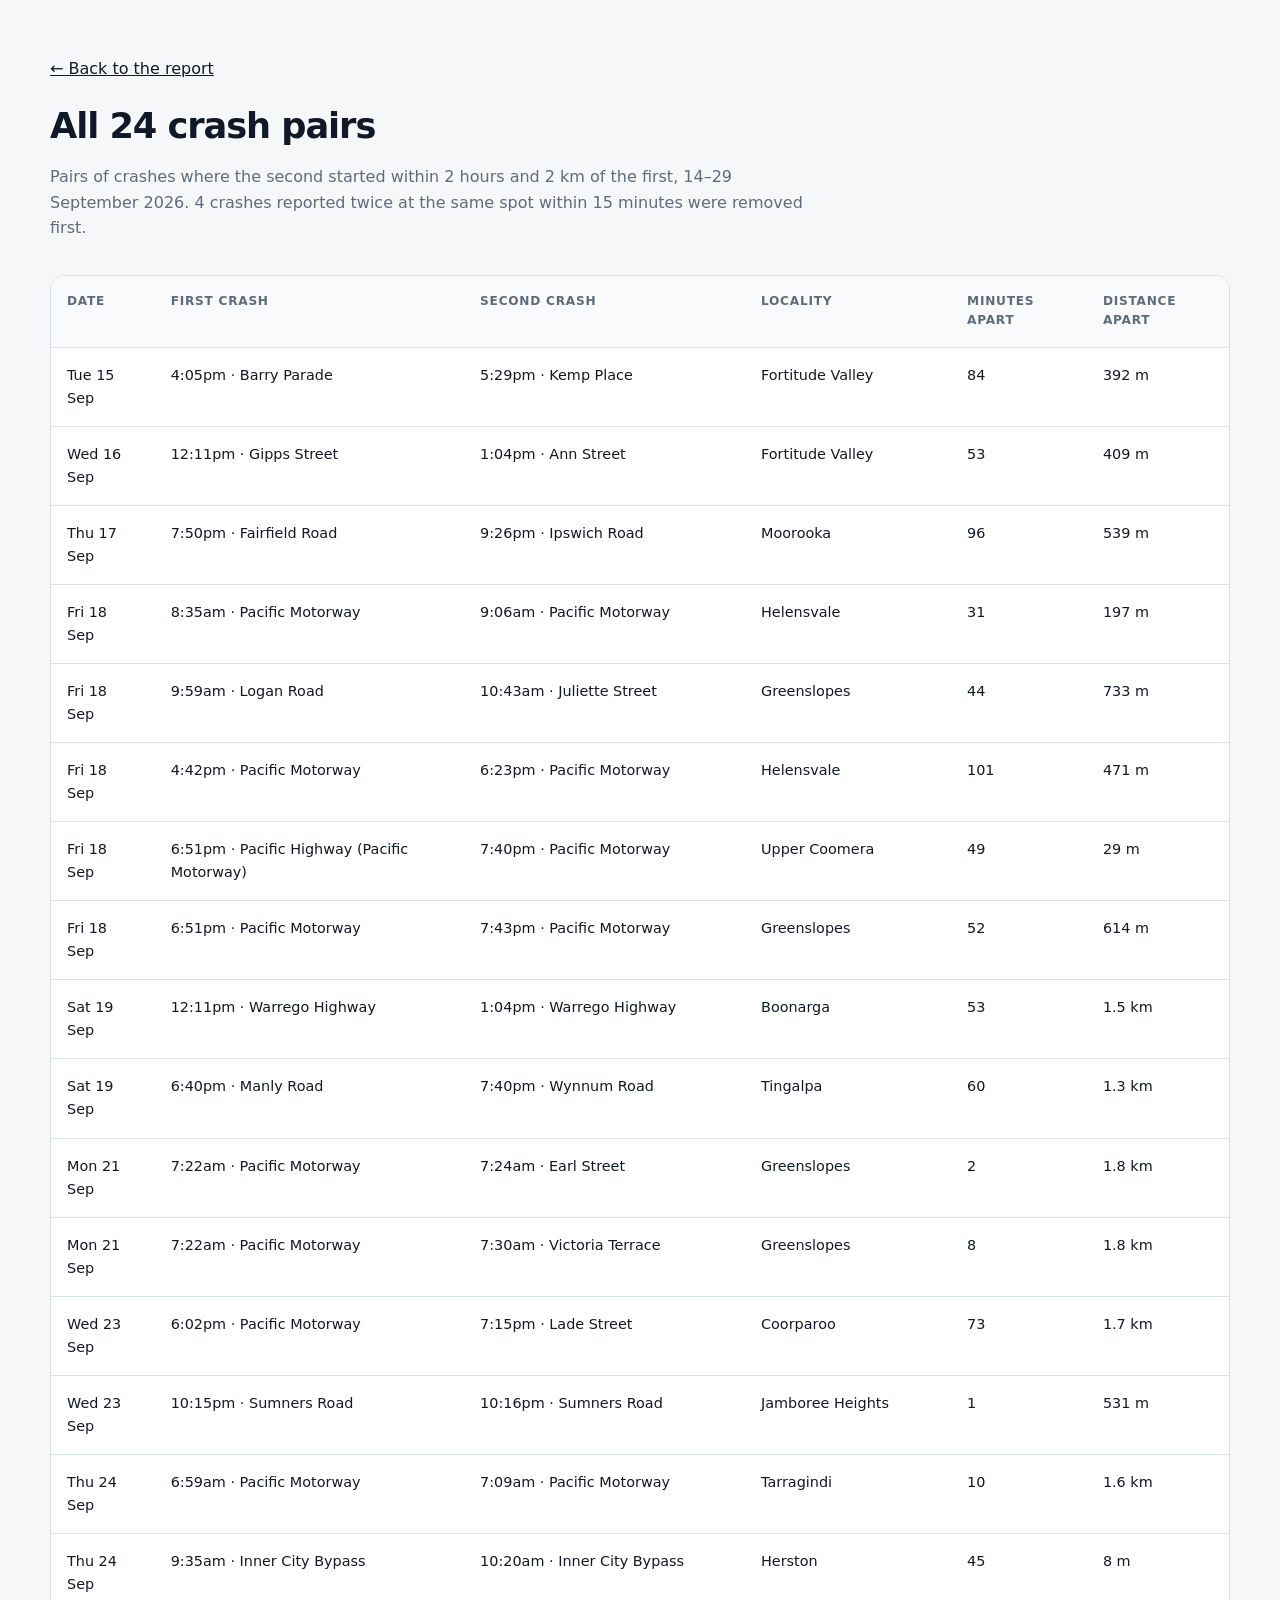
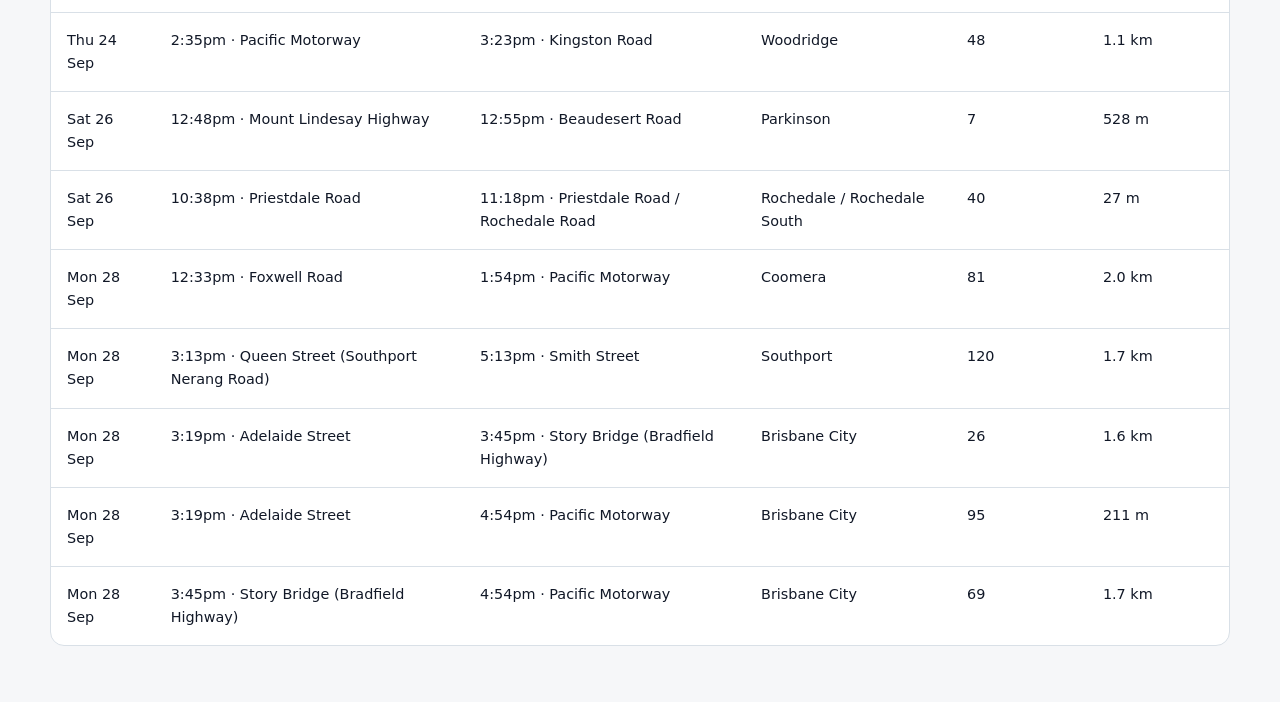
<file: static/reports/2026-09-29/crash_pairs.html>
<!DOCTYPE html>
<html lang="en">
<head>
    <meta charset="UTF-8">
    <meta name="viewport" content="width=device-width, initial-scale=1.0">
    <title>Traffic Monitor — All 24 crash pairs</title>
    <link rel="stylesheet" href="/static/case-study.css">
</head>
<body>
    <main class="shell" style="padding-block:56px;">
        <p><a href="/report">← Back to the report</a></p>
        <h2 style="font-size:2.2rem; letter-spacing:-0.03em; margin-bottom:10px;">All 24 crash pairs</h2>
        <p style="color:var(--muted); max-width:760px;">Pairs of crashes where the second started within 2 hours and 2 km of the first, 14–29 September 2026. 4 crashes reported twice at the same spot within 15 minutes were removed first.</p>
        <div class="delivery-table-wrap">
            <table class="dataframe delivery-table">
  <thead>
    <tr style="text-align: right;">
      <th>Date</th>
      <th>First crash</th>
      <th>Second crash</th>
      <th>Locality</th>
      <th>Minutes apart</th>
      <th>Distance apart</th>
    </tr>
  </thead>
  <tbody>
    <tr>
      <td>Tue 15 Sep</td>
      <td>4:05pm · Barry Parade</td>
      <td>5:29pm · Kemp Place</td>
      <td>Fortitude Valley</td>
      <td>84</td>
      <td>392 m</td>
    </tr>
    <tr>
      <td>Wed 16 Sep</td>
      <td>12:11pm · Gipps Street</td>
      <td>1:04pm · Ann Street</td>
      <td>Fortitude Valley</td>
      <td>53</td>
      <td>409 m</td>
    </tr>
    <tr>
      <td>Thu 17 Sep</td>
      <td>7:50pm · Fairfield Road</td>
      <td>9:26pm · Ipswich Road</td>
      <td>Moorooka</td>
      <td>96</td>
      <td>539 m</td>
    </tr>
    <tr>
      <td>Fri 18 Sep</td>
      <td>8:35am · Pacific Motorway</td>
      <td>9:06am · Pacific Motorway</td>
      <td>Helensvale</td>
      <td>31</td>
      <td>197 m</td>
    </tr>
    <tr>
      <td>Fri 18 Sep</td>
      <td>9:59am · Logan Road</td>
      <td>10:43am · Juliette Street</td>
      <td>Greenslopes</td>
      <td>44</td>
      <td>733 m</td>
    </tr>
    <tr>
      <td>Fri 18 Sep</td>
      <td>4:42pm · Pacific Motorway</td>
      <td>6:23pm · Pacific Motorway</td>
      <td>Helensvale</td>
      <td>101</td>
      <td>471 m</td>
    </tr>
    <tr>
      <td>Fri 18 Sep</td>
      <td>6:51pm · Pacific Highway (Pacific Motorway)</td>
      <td>7:40pm · Pacific Motorway</td>
      <td>Upper Coomera</td>
      <td>49</td>
      <td>29 m</td>
    </tr>
    <tr>
      <td>Fri 18 Sep</td>
      <td>6:51pm · Pacific Motorway</td>
      <td>7:43pm · Pacific Motorway</td>
      <td>Greenslopes</td>
      <td>52</td>
      <td>614 m</td>
    </tr>
    <tr>
      <td>Sat 19 Sep</td>
      <td>12:11pm · Warrego Highway</td>
      <td>1:04pm · Warrego Highway</td>
      <td>Boonarga</td>
      <td>53</td>
      <td>1.5 km</td>
    </tr>
    <tr>
      <td>Sat 19 Sep</td>
      <td>6:40pm · Manly Road</td>
      <td>7:40pm · Wynnum Road</td>
      <td>Tingalpa</td>
      <td>60</td>
      <td>1.3 km</td>
    </tr>
    <tr>
      <td>Mon 21 Sep</td>
      <td>7:22am · Pacific Motorway</td>
      <td>7:24am · Earl Street</td>
      <td>Greenslopes</td>
      <td>2</td>
      <td>1.8 km</td>
    </tr>
    <tr>
      <td>Mon 21 Sep</td>
      <td>7:22am · Pacific Motorway</td>
      <td>7:30am · Victoria Terrace</td>
      <td>Greenslopes</td>
      <td>8</td>
      <td>1.8 km</td>
    </tr>
    <tr>
      <td>Wed 23 Sep</td>
      <td>6:02pm · Pacific Motorway</td>
      <td>7:15pm · Lade Street</td>
      <td>Coorparoo</td>
      <td>73</td>
      <td>1.7 km</td>
    </tr>
    <tr>
      <td>Wed 23 Sep</td>
      <td>10:15pm · Sumners Road</td>
      <td>10:16pm · Sumners Road</td>
      <td>Jamboree Heights</td>
      <td>1</td>
      <td>531 m</td>
    </tr>
    <tr>
      <td>Thu 24 Sep</td>
      <td>6:59am · Pacific Motorway</td>
      <td>7:09am · Pacific Motorway</td>
      <td>Tarragindi</td>
      <td>10</td>
      <td>1.6 km</td>
    </tr>
    <tr>
      <td>Thu 24 Sep</td>
      <td>9:35am · Inner City Bypass</td>
      <td>10:20am · Inner City Bypass</td>
      <td>Herston</td>
      <td>45</td>
      <td>8 m</td>
    </tr>
    <tr>
      <td>Thu 24 Sep</td>
      <td>2:35pm · Pacific Motorway</td>
      <td>3:23pm · Kingston Road</td>
      <td>Woodridge</td>
      <td>48</td>
      <td>1.1 km</td>
    </tr>
    <tr>
      <td>Sat 26 Sep</td>
      <td>12:48pm · Mount Lindesay Highway</td>
      <td>12:55pm · Beaudesert Road</td>
      <td>Parkinson</td>
      <td>7</td>
      <td>528 m</td>
    </tr>
    <tr>
      <td>Sat 26 Sep</td>
      <td>10:38pm · Priestdale Road</td>
      <td>11:18pm · Priestdale Road / Rochedale Road</td>
      <td>Rochedale / Rochedale South</td>
      <td>40</td>
      <td>27 m</td>
    </tr>
    <tr>
      <td>Mon 28 Sep</td>
      <td>12:33pm · Foxwell Road</td>
      <td>1:54pm · Pacific Motorway</td>
      <td>Coomera</td>
      <td>81</td>
      <td>2.0 km</td>
    </tr>
    <tr>
      <td>Mon 28 Sep</td>
      <td>3:13pm · Queen Street (Southport&nbsp;&nbsp; Nerang Road)</td>
      <td>5:13pm · Smith Street</td>
      <td>Southport</td>
      <td>120</td>
      <td>1.7 km</td>
    </tr>
    <tr>
      <td>Mon 28 Sep</td>
      <td>3:19pm · Adelaide Street</td>
      <td>3:45pm · Story Bridge (Bradfield Highway)</td>
      <td>Brisbane City</td>
      <td>26</td>
      <td>1.6 km</td>
    </tr>
    <tr>
      <td>Mon 28 Sep</td>
      <td>3:19pm · Adelaide Street</td>
      <td>4:54pm · Pacific Motorway</td>
      <td>Brisbane City</td>
      <td>95</td>
      <td>211 m</td>
    </tr>
    <tr>
      <td>Mon 28 Sep</td>
      <td>3:45pm · Story Bridge (Bradfield Highway)</td>
      <td>4:54pm · Pacific Motorway</td>
      <td>Brisbane City</td>
      <td>69</td>
      <td>1.7 km</td>
    </tr>
  </tbody>
</table>
        </div>
    </main>
</body>
</html>
</file>
<file: static/case-study.css>
:root {
    --bg: #f6f7f9;
    --surface: #ffffff;
    --surface-soft: #eef2f6;
    --ink: #111827;
    --muted: #5f6b7a;
    --line: #d9e0e7;
    --line-strong: #bbc5d0;
    --accent: #255fd5;
    --accent-dark: #18469f;
    --accent-soft: #e8efff;
    --success: #17745b;
    --success-soft: #e5f6ef;
    --warning: #945d08;
    --warning-soft: #fff4dd;
    --radius: 18px;
    --shadow: 0 20px 50px rgba(18, 28, 45, 0.07);
}

* {
    box-sizing: border-box;
}

html {
    scroll-behavior: smooth;
}

body {
    margin: 0;
    font-family: Inter, ui-sans-serif, system-ui, -apple-system, BlinkMacSystemFont, "Segoe UI", sans-serif;
    color: var(--ink);
    background: var(--bg);
    line-height: 1.6;
    text-rendering: optimizeLegibility;
}

a {
    color: inherit;
}

img {
    display: block;
    max-width: 100%;
}

.shell {
    width: min(1180px, calc(100% - 40px));
    margin: 0 auto;
}

.site-header {
    position: sticky;
    top: 0;
    z-index: 20;
    background: rgba(246, 247, 249, 0.92);
    backdrop-filter: blur(14px);
    border-bottom: 1px solid rgba(217, 224, 231, 0.85);
}

.header-inner {
    min-height: 66px;
    display: flex;
    align-items: center;
    justify-content: space-between;
    gap: 24px;
}

.brand {
    display: inline-flex;
    align-items: center;
    gap: 10px;
    text-decoration: none;
    font-weight: 750;
    letter-spacing: -0.02em;
}

.brand-mark {
    width: 12px;
    height: 12px;
    border-radius: 50%;
    background: var(--accent);
    box-shadow: 0 0 0 6px var(--accent-soft);
}

.header-links,
.footer-inner div {
    display: flex;
    align-items: center;
    gap: 20px;
}

.header-links a,
.footer-inner a {
    color: var(--muted);
    text-decoration: none;
    font-size: 0.94rem;
}

.header-links a:hover,
.footer-inner a:hover {
    color: var(--ink);
}

.hero {
    padding: 92px 0 72px;
    display: grid;
    grid-template-columns: minmax(0, 1.55fr) minmax(280px, 0.7fr);
    gap: 72px;
    align-items: end;
}

.eyebrow-row {
    display: flex;
    align-items: center;
    gap: 12px;
    flex-wrap: wrap;
    margin-bottom: 22px;
}

.eyebrow,
.section-kicker,
.toc-label,
.artifact-type,
.status-card-kicker {
    font-size: 0.78rem;
    font-weight: 800;
    letter-spacing: 0.12em;
    text-transform: uppercase;
    color: var(--muted);
}

.status-pill {
    display: inline-flex;
    padding: 5px 10px;
    border-radius: 999px;
    background: var(--warning-soft);
    color: var(--warning);
    font-size: 0.78rem;
    font-weight: 750;
}

h1,
h2,
h3,
p {
    margin-top: 0;
}

h1 {
    max-width: 780px;
    margin-bottom: 22px;
    font-size: clamp(3rem, 7vw, 6.4rem);
    line-height: 0.97;
    letter-spacing: -0.065em;
    font-weight: 800;
}

.hero-lead {
    max-width: 760px;
    color: var(--muted);
    font-size: clamp(1.05rem, 2vw, 1.25rem);
}

blockquote {
    margin: 34px 0 0;
    max-width: 760px;
    padding: 20px 24px;
    border-left: 4px solid var(--accent);
    background: var(--surface);
    border-radius: 0 14px 14px 0;
    font-size: 1.08rem;
    font-weight: 650;
    box-shadow: 0 8px 28px rgba(18, 28, 45, 0.035);
}

.hero-actions {
    display: flex;
    gap: 12px;
    flex-wrap: wrap;
    margin-top: 30px;
}

.button {
    min-height: 44px;
    display: inline-flex;
    align-items: center;
    justify-content: center;
    padding: 10px 16px;
    border-radius: 10px;
    text-decoration: none;
    font-weight: 750;
    font-size: 0.92rem;
    transition: transform 150ms ease, border-color 150ms ease, background 150ms ease;
}

.button:hover {
    transform: translateY(-1px);
}

.button-primary {
    color: #fff;
    background: var(--accent);
    border: 1px solid var(--accent);
}

.button-primary:hover {
    background: var(--accent-dark);
}

.button-secondary {
    background: var(--surface);
    border: 1px solid var(--line-strong);
    color: var(--ink);
}

.status-card {
    background: #101722;
    color: #fff;
    padding: 30px;
    border-radius: var(--radius);
    box-shadow: var(--shadow);
}

.status-card-kicker {
    color: #a9b7c8;
    margin-bottom: 22px;
}

.status-metric {
    display: grid;
    grid-template-columns: 52px 1fr;
    gap: 14px;
    align-items: baseline;
    padding: 16px 0;
    border-bottom: 1px solid rgba(255,255,255,0.12);
}

.status-metric strong {
    font-size: 2rem;
    line-height: 1;
}

.status-metric span {
    color: #c8d1dc;
    font-size: 0.92rem;
}

.status-card p {
    margin: 22px 0 0;
    color: #c8d1dc;
    font-size: 0.92rem;
}

.progress-band {
    border-top: 1px solid var(--line);
    border-bottom: 1px solid var(--line);
    background: var(--surface);
}

.progress-grid {
    display: grid;
    grid-template-columns: repeat(7, minmax(0, 1fr));
}

.progress-step {
    min-width: 0;
    padding: 22px 16px 22px 0;
    border-right: 1px solid var(--line);
    color: var(--muted);
}

.progress-step + .progress-step {
    padding-left: 16px;
}

.progress-step:last-child {
    border-right: 0;
}

.progress-step span,
.progress-step strong,
.progress-step small {
    display: block;
}

.progress-step span {
    margin-bottom: 8px;
    font-size: 0.72rem;
    font-weight: 800;
    letter-spacing: 0.08em;
}

.progress-step strong {
    color: var(--ink);
    font-size: 0.9rem;
    line-height: 1.3;
}

.progress-step small {
    margin-top: 4px;
    font-size: 0.76rem;
}

.progress-step.complete span,
.progress-step.complete small {
    color: var(--success);
}

.progress-step.active {
    background: linear-gradient(180deg, rgba(232,239,255,0.75), rgba(232,239,255,0));
}

.progress-step.active span,
.progress-step.active small {
    color: var(--accent);
}

.case-study-layout {
    display: grid;
    grid-template-columns: 210px minmax(0, 1fr);
    gap: 70px;
    padding-top: 84px;
    padding-bottom: 100px;
}

.toc {
    position: sticky;
    top: 96px;
    align-self: start;
    display: grid;
    gap: 8px;
}

.toc-label {
    margin-bottom: 8px;
}

.toc a {
    padding: 7px 0;
    color: var(--muted);
    text-decoration: none;
    font-size: 0.9rem;
}

.toc a:hover {
    color: var(--ink);
}

.case-content {
    min-width: 0;
}

.case-section {
    display: grid;
    grid-template-columns: 54px minmax(0, 1fr);
    gap: 22px;
    padding: 0 0 96px;
    margin-bottom: 96px;
    border-bottom: 1px solid var(--line);
    scroll-margin-top: 100px;
}

.case-section-last {
    margin-bottom: 0;
    border-bottom: 0;
    padding-bottom: 0;
}

.section-number {
    width: 44px;
    height: 44px;
    display: grid;
    place-items: center;
    border: 1px solid var(--line-strong);
    border-radius: 50%;
    color: var(--muted);
    font-size: 0.78rem;
    font-weight: 800;
}

.section-kicker {
    margin-bottom: 10px;
}

.section-copy h2 {
    max-width: 770px;
    margin-bottom: 18px;
    font-size: clamp(2rem, 4vw, 3.5rem);
    line-height: 1.06;
    letter-spacing: -0.045em;
}

.section-copy > p {
    max-width: 790px;
    color: var(--muted);
    font-size: 1.03rem;
}

.principle-callout,
.scope-note,
.coverage-callout {
    margin-top: 30px;
    padding: 24px;
    border-radius: 14px;
    background: var(--surface-soft);
    border: 1px solid var(--line);
}

.principle-callout strong,
.scope-note span {
    display: block;
    margin-bottom: 7px;
    font-size: 0.82rem;
    text-transform: uppercase;
    letter-spacing: 0.08em;
}

.principle-callout p,
.scope-note p,
.coverage-callout p {
    margin: 0;
    color: var(--muted);
}

.scope-note {
    background: var(--warning-soft);
    border-color: #ecd9ad;
}

.scope-note span {
    color: var(--warning);
    font-weight: 800;
}

.artifact-card {
    margin-top: 34px;
    padding: 22px;
    background: var(--surface);
    border: 1px solid var(--line);
    border-radius: var(--radius);
    box-shadow: var(--shadow);
}

.artifact-card img {
    width: 100%;
    margin-top: 18px;
    border-radius: 10px;
    background: #fff;
}

.artifact-narrow img {
    max-height: 820px;
    object-fit: contain;
}

.artifact-heading {
    display: flex;
    align-items: end;
    justify-content: space-between;
    gap: 20px;
    padding-bottom: 16px;
    border-bottom: 1px solid var(--line);
}

.artifact-heading h3 {
    margin: 4px 0 0;
    font-size: 1.1rem;
}

.artifact-heading a {
    color: var(--accent);
    text-decoration: none;
    font-size: 0.88rem;
    font-weight: 700;
    white-space: nowrap;
}

.requirements-grid {
    display: grid;
    grid-template-columns: repeat(2, minmax(0, 1fr));
    gap: 12px;
    margin-top: 34px;
}

.requirement {
    background: var(--surface);
    border: 1px solid var(--line);
    border-radius: 14px;
    overflow: clip;
}

.requirement summary {
    min-height: 64px;
    display: flex;
    align-items: center;
    gap: 12px;
    padding: 15px 16px;
    cursor: pointer;
    list-style: none;
}

.requirement summary::-webkit-details-marker {
    display: none;
}

.requirement summary::after {
    content: "+";
    margin-left: auto;
    color: var(--muted);
    font-size: 1.25rem;
}

.requirement[open] summary::after {
    content: "–";
}

.requirement summary span,
.req-id {
    display: inline-flex;
    align-items: center;
    justify-content: center;
    min-width: 54px;
    padding: 5px 8px;
    border-radius: 8px;
    background: var(--accent-soft);
    color: var(--accent-dark);
    font-size: 0.76rem;
    font-weight: 800;
    letter-spacing: 0.03em;
}

.requirement summary strong {
    line-height: 1.25;
}

.requirement p {
    margin: 0;
    padding: 0 16px 14px;
    color: var(--muted);
    font-size: 0.9rem;
}

.requirement p + p {
    padding-top: 0;
}

.artifact-download {
    margin-top: 24px;
    display: flex;
    align-items: center;
    justify-content: space-between;
    gap: 18px;
    padding: 18px 20px;
    background: var(--surface);
    border: 1px solid var(--line);
    border-radius: 14px;
}

.artifact-download strong,
.artifact-download span {
    display: block;
}

.artifact-download span {
    margin-top: 2px;
    color: var(--muted);
    font-size: 0.86rem;
}

.delivery-table-wrap {
    margin-top: 34px;
    overflow-x: auto;
    border: 1px solid var(--line);
    border-radius: 14px;
    background: var(--surface);
}

.delivery-table {
    width: 100%;
    min-width: 760px;
    border-collapse: collapse;
    font-size: 0.9rem;
}

.delivery-table th,
.delivery-table td {
    padding: 16px;
    text-align: left;
    vertical-align: top;
    border-bottom: 1px solid var(--line);
}

.delivery-table th {
    background: #f9fafb;
    color: var(--muted);
    font-size: 0.76rem;
    text-transform: uppercase;
    letter-spacing: 0.06em;
}

.delivery-table tbody tr:last-child td {
    border-bottom: 0;
}

.delivery-table a {
    color: var(--accent);
    font-weight: 700;
}

.coverage-callout {
    display: grid;
    grid-template-columns: 180px 1fr;
    gap: 24px;
    align-items: center;
    background: var(--accent-soft);
    border-color: #c9d8ff;
}

.coverage-callout div strong,
.coverage-callout div span {
    display: block;
}

.coverage-callout div strong {
    font-size: 2rem;
    line-height: 1;
    color: var(--accent-dark);
}

.coverage-callout div span {
    margin-top: 6px;
    color: var(--accent-dark);
    font-size: 0.82rem;
    line-height: 1.3;
}

.next-grid {
    display: grid;
    grid-template-columns: repeat(3, minmax(0, 1fr));
    gap: 14px;
    margin-top: 34px;
}

.next-card {
    min-height: 170px;
    padding: 22px;
    display: flex;
    flex-direction: column;
    justify-content: space-between;
    gap: 36px;
    border-radius: 16px;
    background: var(--surface);
    border: 1px solid var(--line);
}

.next-card span {
    color: var(--muted);
    font-size: 0.78rem;
    text-transform: uppercase;
    letter-spacing: 0.08em;
    font-weight: 800;
}

.next-card strong {
    line-height: 1.35;
}

.next-card.complete {
    border-color: #bfdfd4;
    background: var(--success-soft);
}

.next-card.complete span {
    color: var(--success);
}

.next-card.active {
    border-color: #c9d8ff;
    background: var(--accent-soft);
}

.next-card.active span {
    color: var(--accent-dark);
}

.closing-note {
    margin-top: 28px !important;
}

footer {
    border-top: 1px solid var(--line);
    background: var(--surface);
}

.footer-inner {
    min-height: 86px;
    display: flex;
    align-items: center;
    justify-content: space-between;
    gap: 24px;
    color: var(--muted);
    font-size: 0.88rem;
}

@media (max-width: 980px) {
    .hero {
        grid-template-columns: 1fr;
        gap: 42px;
        padding-top: 70px;
    }

    .status-card {
        max-width: 620px;
    }

    .progress-grid {
        grid-template-columns: repeat(4, 1fr);
    }

    .progress-step:nth-child(4) {
        border-right: 0;
    }

    .progress-step:nth-child(n+5) {
        border-top: 1px solid var(--line);
    }

    .case-study-layout {
        grid-template-columns: 1fr;
        gap: 42px;
    }

    .toc {
        position: static;
        grid-template-columns: repeat(2, minmax(0, 1fr));
        gap: 4px 18px;
        padding: 18px 0;
        border-top: 1px solid var(--line);
        border-bottom: 1px solid var(--line);
    }

    .toc-label {
        grid-column: 1 / -1;
    }
}

@media (max-width: 720px) {
    .shell {
        width: min(100% - 28px, 1180px);
    }

    .header-inner {
        min-height: 60px;
    }

    .header-links {
        gap: 12px;
    }

    .header-links a:first-child {
        display: none;
    }

    .hero {
        padding: 54px 0 48px;
    }

    h1 {
        font-size: clamp(2.8rem, 15vw, 4.8rem);
    }

    blockquote {
        padding: 18px;
    }

    .progress-grid {
        grid-template-columns: repeat(2, 1fr);
    }

    .progress-step,
    .progress-step + .progress-step {
        padding: 18px 12px;
        border-right: 1px solid var(--line);
        border-top: 1px solid var(--line);
    }

    .progress-step:nth-child(odd) {
        border-left: 0;
    }

    .progress-step:nth-child(even) {
        border-right: 0;
    }

    .case-study-layout {
        padding-top: 54px;
        padding-bottom: 70px;
    }

    .toc {
        grid-template-columns: 1fr;
    }

    .case-section {
        grid-template-columns: 1fr;
        gap: 18px;
        padding-bottom: 70px;
        margin-bottom: 70px;
    }

    .section-number {
        width: 38px;
        height: 38px;
    }

    .requirements-grid,
    .next-grid {
        grid-template-columns: 1fr;
    }

    .artifact-heading,
    .artifact-download,
    .footer-inner {
        align-items: flex-start;
        flex-direction: column;
    }

    .artifact-heading a {
        white-space: normal;
    }

    .coverage-callout {
        grid-template-columns: 1fr;
    }

    .footer-inner {
        padding: 22px 0;
    }
}

@media (prefers-reduced-motion: reduce) {
    html {
        scroll-behavior: auto;
    }

    .button {
        transition: none;
    }
}
</file>
